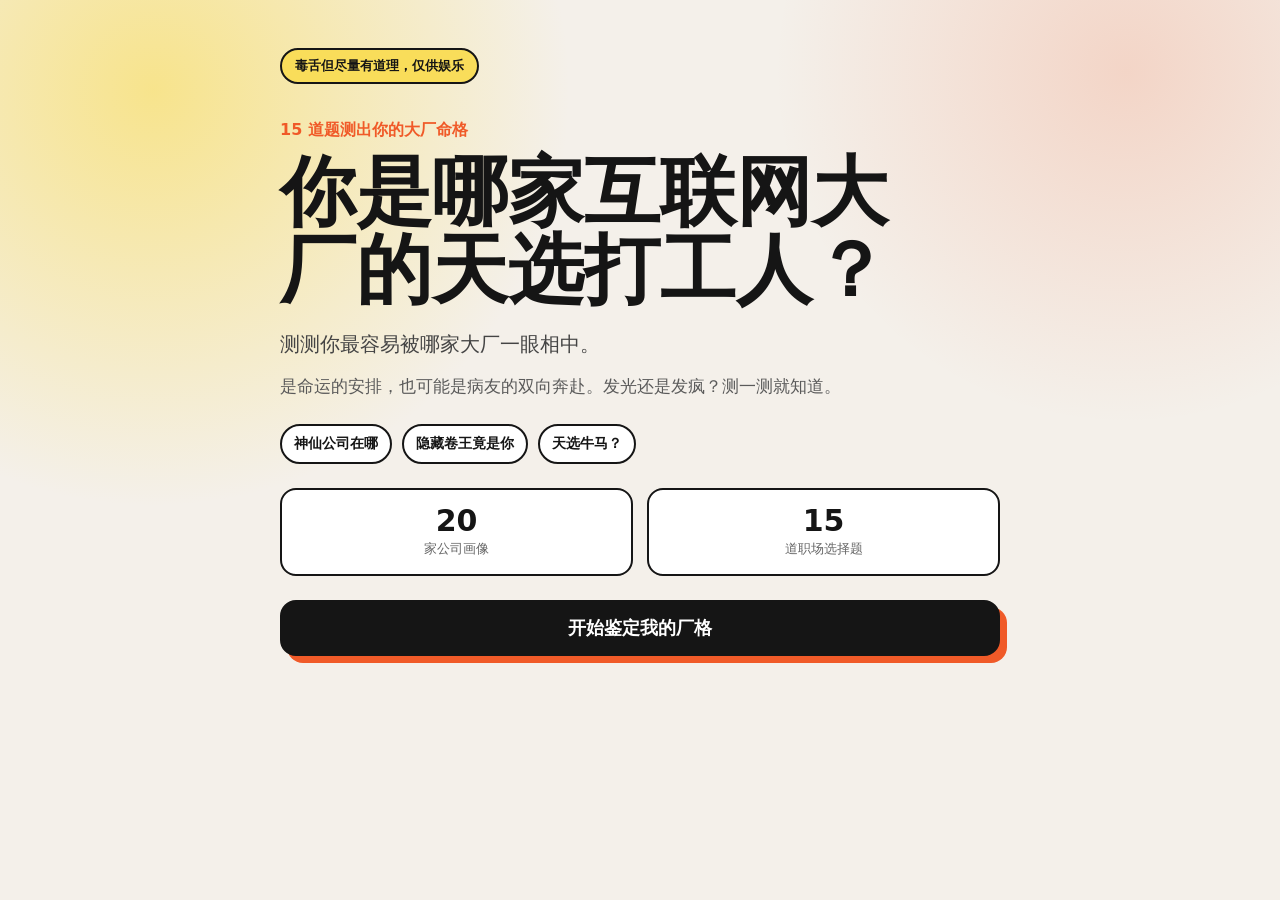
<file: index.html>
<!doctype html>
<html lang="zh-CN">
  <head>
    <meta charset="utf-8">
    <meta name="viewport" content="width=device-width, initial-scale=1">
    <meta http-equiv="refresh" content="0; url=./web/index-v20260617-7.html">
    <title>你是哪家互联网大厂的天选打工人？</title>
    <script>
      window.location.replace("./web/index-v20260617-7.html");
    </script>
  </head>
  <body>
    <a href="./web/index-v20260617-7.html">进入测试</a>
  </body>
</html>
</file>
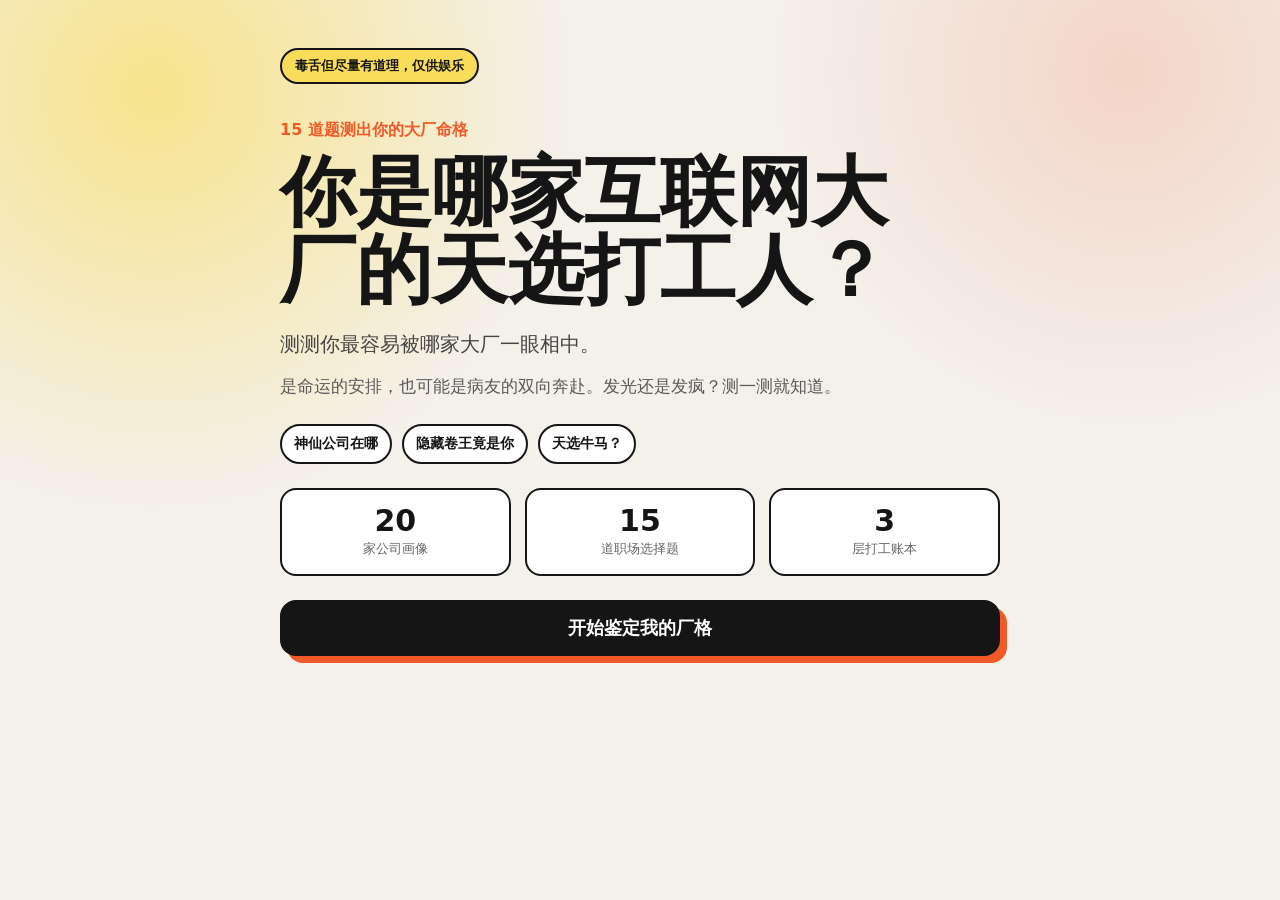
<file: web/index.html>
<!doctype html>
<html lang="zh-CN">
  <head>
    <meta charset="utf-8">
    <meta name="viewport" content="width=device-width, initial-scale=1">
    <title>你是哪家互联网大厂的天选打工人？</title>
    <link rel="stylesheet" href="./styles.css?v=20260617-2">
  </head>
  <body>
    <main class="app-shell">
      <section class="screen screen-home is-active" id="home-screen">
        <div class="pill">毒舌但尽量有道理，仅供娱乐</div>
        <div class="hero">
          <p class="kicker">15 道题测出你的大厂命格</p>
          <h1>你是哪家互联网大厂的天选打工人？</h1>
          <p class="subtitle">测测你最容易被哪家大厂一眼相中。</p>
          <p class="subnote">是命运的安排，也可能是病友的双向奔赴。发光还是发疯？测一测就知道。</p>
        </div>
        <div class="hook-list" aria-label="测试看点">
          <span>神仙公司在哪</span>
          <span>隐藏卷王竟是你</span>
          <span>天选牛马？</span>
        </div>
        <div class="stats-grid" aria-label="测试信息">
          <div><strong>20</strong><span>家公司画像</span></div>
          <div><strong>15</strong><span>道职场选择题</span></div>
          <div><strong>3</strong><span>层打工账本</span></div>
        </div>
        <button class="primary-action" id="start-button" type="button">开始鉴定我的厂格</button>
        <button class="secondary-action hidden" id="last-result-button" type="button">查看上次结果</button>
      </section>

      <section class="screen screen-quiz" id="quiz-screen">
        <div class="progress-meta">
          <span id="question-count"></span>
          <span id="progress-text"></span>
        </div>
        <div class="progress-bar"><div id="progress-fill"></div></div>
        <article class="card question-card">
          <h2 id="question-title"></h2>
          <div class="options" id="options"></div>
        </article>
        <div class="quiz-actions">
          <button class="secondary-action" id="prev-button" type="button">上一题</button>
          <button class="primary-action" id="next-button" type="button">跳过自动等待</button>
        </div>
      </section>

      <section class="screen screen-result" id="result-screen">
        <div class="result-hero" id="result-hero">
          <div class="persona-copy">
            <span>我的厂格结果</span>
            <h2 id="persona-title"></h2>
            <p id="persona-subtitle"></p>
          </div>
          <div class="persona-sticker" id="persona-sticker" aria-hidden="true"></div>
        </div>

        <div class="match-grid result-duel">
          <article class="card company-card">
            <span class="section-label">天选公司</span>
            <h2 id="company-name"></h2>
            <p class="company-persona" id="company-persona"></p>
            <p class="folk-label" id="chosen-reason"></p>
          </article>
          <article class="card company-card warning-pick">
            <span class="section-label">避雷公司</span>
            <div class="warning-list">
              <div class="warning-item">
                <h2 id="warning-company-name"></h2>
                <p class="company-persona" id="warning-company-text"></p>
              </div>
              <div class="warning-item">
                <h2 id="warning-two-name"></h2>
                <p class="company-persona" id="warning-two-text"></p>
              </div>
            </div>
          </article>
        </div>

        <blockquote class="main-verdict hidden" id="roast"></blockquote>
        <article class="card deal-card hidden">
          <span class="section-label">这份工作划不划算</span>
          <p id="deal-text"></p>
        </article>

        <article class="card report-card">
          <div class="report-section">
            <span class="section-label">具体原因</span>
            <h3>欣赏你的地方</h3>
            <p id="liked-text"></p>
          </div>
          <div class="report-section">
            <span class="section-label">适合你的地方</span>
            <h3>你会喜欢的地方</h3>
            <p id="stay-text"></p>
          </div>
          <div class="report-section danger">
            <span class="section-label">提前说清</span>
            <h3>需要注意的地方</h3>
            <p id="tortured-text"></p>
          </div>
        </article>

        <div class="match-grid">
          <article class="card mini-card">
            <span>另外也适合你</span>
            <h3 id="alt-one-name"></h3>
            <p id="alt-one-text"></p>
          </article>
          <article class="card mini-card">
            <span>另外也适合你</span>
            <h3 id="alt-two-name"></h3>
            <p id="alt-two-text"></p>
          </article>
        </div>

        <p class="disclaimer">本测试基于公开口碑、大众印象和常见职场讨论创作；不同部门、岗位和老板差异很大，仅供娱乐参考，不代表真实招聘标准。</p>
        <button class="primary-action" id="image-button" type="button">生成可保存结果图</button>
        <div class="share-preview hidden" id="share-preview">
          <p>结果图已生成。手机上可以长按图片保存，电脑上可以点下载。</p>
          <img id="result-image" alt="测试结果图">
          <a class="download-link" id="download-link" download="大厂职场人格测试结果.png">下载结果图</a>
        </div>
        <button class="primary-action" id="restart-button" type="button">重新测试</button>
      </section>
    </main>

    <script src="../data/companies.js?v=20260617-2"></script>
    <script src="../data/company-overrides.js?v=20260617-2"></script>
    <script src="../data/questions.js?v=20260617-2"></script>
    <script src="./app.js?v=20260617-2"></script>
    <script src="./result-overrides-20260617-2.js"></script>
  </body>
</html>
</file>
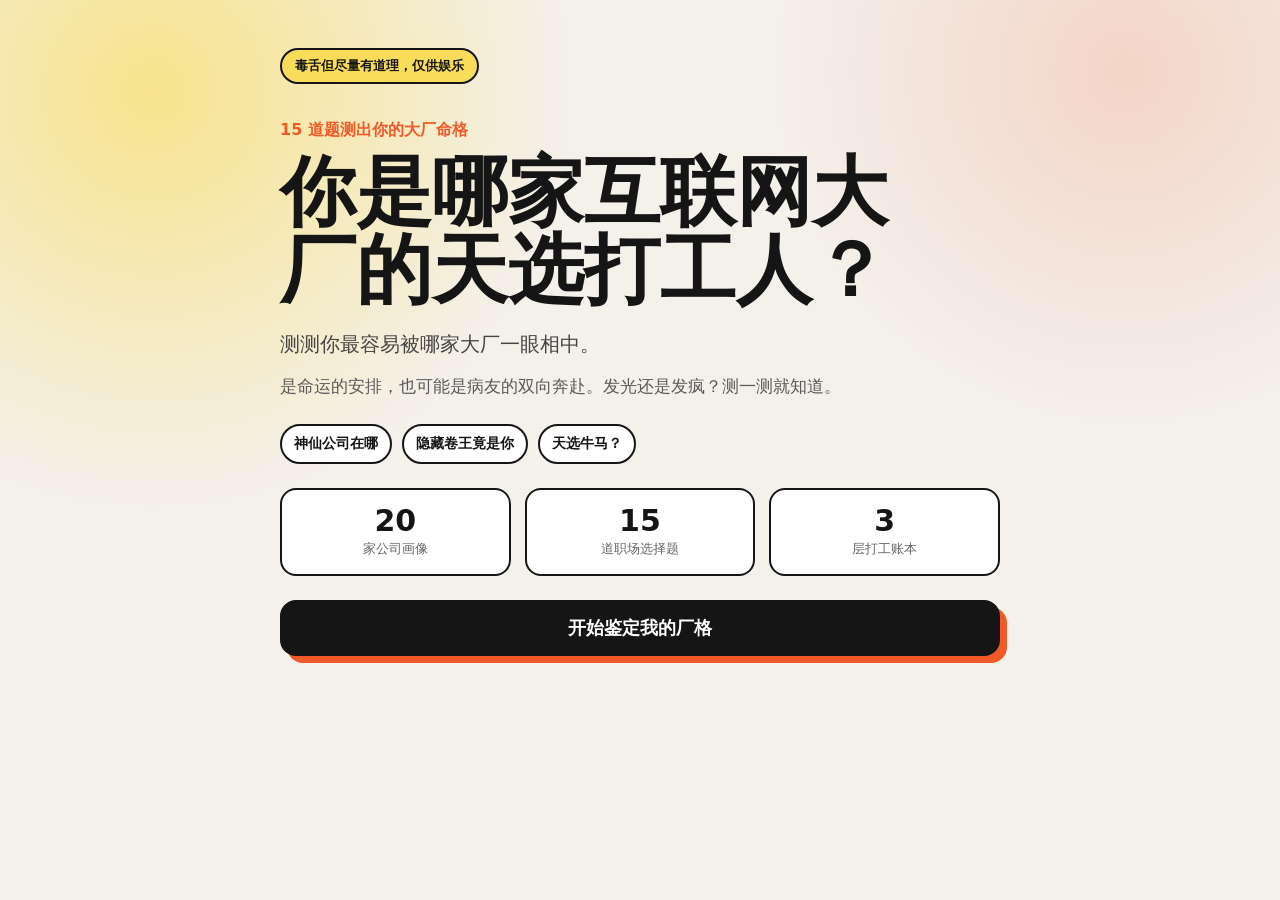
<file: web/index-v20260617-1.html>
<!doctype html>
<html lang="zh-CN">
  <head>
    <meta charset="utf-8">
    <meta name="viewport" content="width=device-width, initial-scale=1">
    <title>你是哪家互联网大厂的天选打工人？</title>
    <link rel="stylesheet" href="./styles.css?v=20260617-1">
  </head>
  <body>
    <main class="app-shell">
      <section class="screen screen-home is-active" id="home-screen">
        <div class="pill">毒舌但尽量有道理，仅供娱乐</div>
        <div class="hero">
          <p class="kicker">15 道题测出你的大厂命格</p>
          <h1>你是哪家互联网大厂的天选打工人？</h1>
          <p class="subtitle">测测你最容易被哪家大厂一眼相中。</p>
          <p class="subnote">是命运的安排，也可能是病友的双向奔赴。发光还是发疯？测一测就知道。</p>
        </div>
        <div class="hook-list" aria-label="测试看点">
          <span>神仙公司在哪</span>
          <span>隐藏卷王竟是你</span>
          <span>天选牛马？</span>
        </div>
        <div class="stats-grid" aria-label="测试信息">
          <div><strong>20</strong><span>家公司画像</span></div>
          <div><strong>15</strong><span>道职场选择题</span></div>
          <div><strong>3</strong><span>层打工账本</span></div>
        </div>
        <button class="primary-action" id="start-button" type="button">开始鉴定我的厂格</button>
        <button class="secondary-action hidden" id="last-result-button" type="button">查看上次结果</button>
      </section>

      <section class="screen screen-quiz" id="quiz-screen">
        <div class="progress-meta">
          <span id="question-count"></span>
          <span id="progress-text"></span>
        </div>
        <div class="progress-bar"><div id="progress-fill"></div></div>
        <article class="card question-card">
          <h2 id="question-title"></h2>
          <div class="options" id="options"></div>
        </article>
        <div class="quiz-actions">
          <button class="secondary-action" id="prev-button" type="button">上一题</button>
          <button class="primary-action" id="next-button" type="button">跳过自动等待</button>
        </div>
      </section>

      <section class="screen screen-result" id="result-screen">
        <div class="result-hero" id="result-hero">
          <div class="persona-copy">
            <span>你的结果</span>
            <h2 id="persona-title"></h2>
            <p id="persona-subtitle"></p>
          </div>
          <div class="persona-sticker" id="persona-sticker" aria-hidden="true"></div>
        </div>

        <div class="match-grid result-duel">
          <article class="card company-card">
            <span class="section-label">天选公司</span>
            <h2 id="company-name"></h2>
            <p class="company-persona" id="company-persona"></p>
            <p class="folk-label" id="chosen-reason"></p>
          </article>
          <article class="card company-card warning-pick">
            <span class="section-label">不建议硬闯</span>
            <h2 id="warning-company-name"></h2>
            <p class="company-persona" id="warning-company-text"></p>
          </article>
        </div>

        <blockquote class="main-verdict" id="roast"></blockquote>

        <article class="card deal-card">
          <span class="section-label">这份工作划不划算</span>
          <p id="deal-text"></p>
        </article>

        <article class="card report-card">
          <div class="report-section">
            <span class="section-label">为什么是你</span>
            <h3>欣赏你的地方</h3>
            <p id="liked-text"></p>
          </div>
          <div class="report-section">
            <span class="section-label">适合你的地方</span>
            <h3>你会喜欢的地方</h3>
            <p id="stay-text"></p>
          </div>
          <div class="report-section danger">
            <span class="section-label">提前说清</span>
            <h3>你可能受不了的地方</h3>
            <p id="tortured-text"></p>
          </div>
        </article>

        <div class="match-grid">
          <article class="card mini-card">
            <span>另外也适合你</span>
            <h3 id="alt-one-name"></h3>
            <p id="alt-one-text"></p>
          </article>
          <article class="card mini-card">
            <span>另外也适合你</span>
            <h3 id="alt-two-name"></h3>
            <p id="alt-two-text"></p>
          </article>
        </div>

        <p class="disclaimer">本测试基于公开口碑、大众印象和常见职场讨论创作；不同部门、岗位和老板差异很大，仅供娱乐参考，不代表真实招聘标准。</p>
        <button class="primary-action" id="image-button" type="button">生成可保存结果图</button>
        <div class="share-preview hidden" id="share-preview">
          <p>结果图已生成。手机上可以长按图片保存，电脑上可以点下载。</p>
          <img id="result-image" alt="测试结果图">
          <a class="download-link" id="download-link" download="大厂职场人格测试结果.png">下载结果图</a>
        </div>
        <button class="primary-action" id="restart-button" type="button">重新测试</button>
      </section>
    </main>

    <script src="../data/companies.js?v=20260617-1"></script>
    <script src="../data/company-overrides.js?v=20260617-1"></script>
    <script src="../data/questions.js?v=20260617-1"></script>
    <script src="./app.js?v=20260617-1"></script>
    <script src="./behavior-overrides.js?v=20260617-1"></script>
  </body>
</html>
</file>
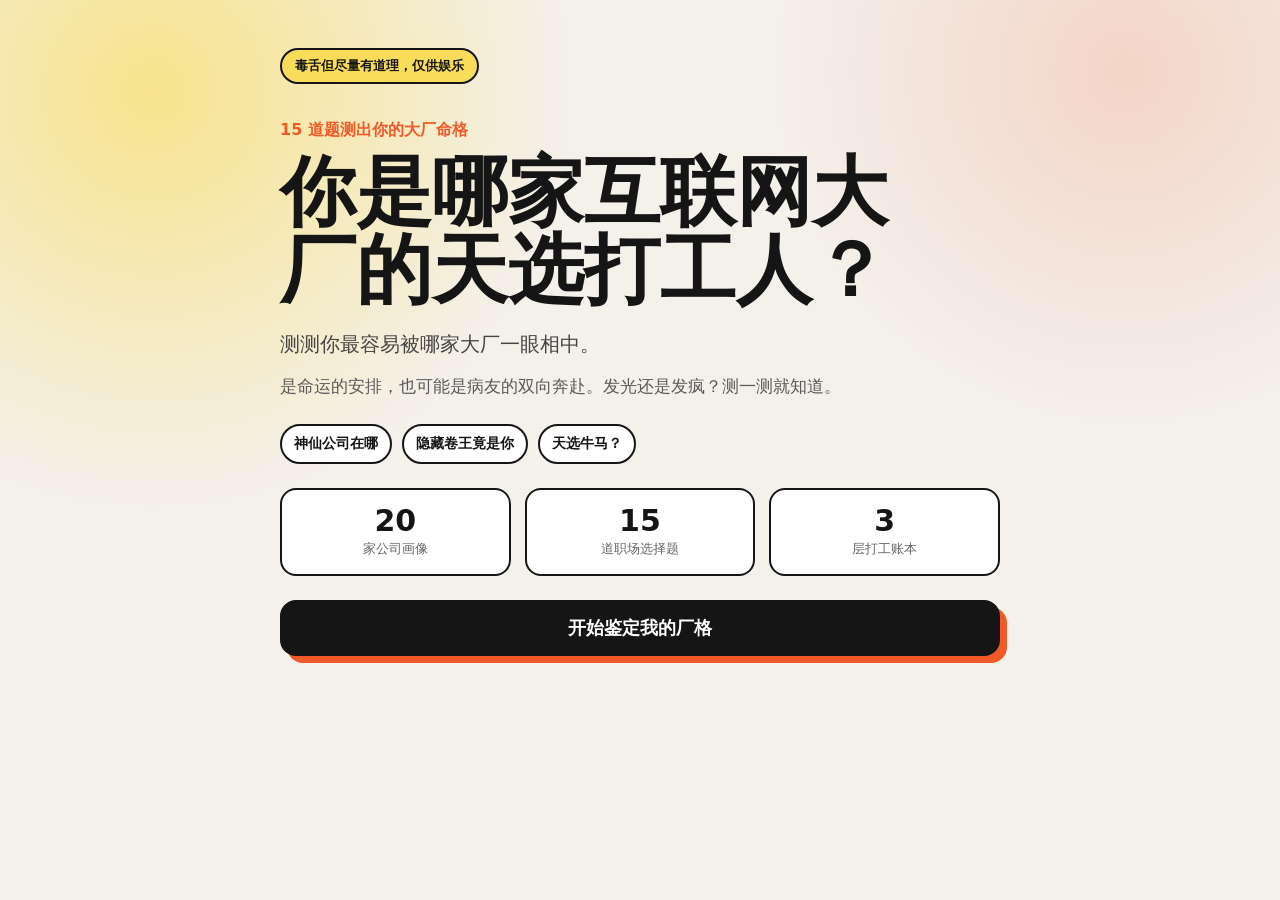
<file: web/index-v20260617-3.html>
<!doctype html>
<html lang="zh-CN">
  <head>
    <meta charset="utf-8">
    <meta name="viewport" content="width=device-width, initial-scale=1">
    <title>你是哪家互联网大厂的天选打工人？</title>
    <link rel="stylesheet" href="./styles.css?v=20260617-3">
    <link rel="stylesheet" href="./mobile-overrides-20260617-3.css">
  </head>
  <body>
    <main class="app-shell">
      <section class="screen screen-home is-active" id="home-screen">
        <div class="pill">毒舌但尽量有道理，仅供娱乐</div>
        <div class="hero">
          <p class="kicker">15 道题测出你的大厂命格</p>
          <h1>你是哪家互联网大厂的天选打工人？</h1>
          <p class="subtitle">测测你最容易被哪家大厂一眼相中。</p>
          <p class="subnote">是命运的安排，也可能是病友的双向奔赴。发光还是发疯？测一测就知道。</p>
        </div>
        <div class="hook-list" aria-label="测试看点">
          <span>神仙公司在哪</span>
          <span>隐藏卷王竟是你</span>
          <span>天选牛马？</span>
        </div>
        <div class="stats-grid" aria-label="测试信息">
          <div><strong>20</strong><span>家公司画像</span></div>
          <div><strong>15</strong><span>道职场选择题</span></div>
          <div><strong>3</strong><span>层打工账本</span></div>
        </div>
        <button class="primary-action" id="start-button" type="button">开始鉴定我的厂格</button>
        <button class="secondary-action hidden" id="last-result-button" type="button">查看上次结果</button>
      </section>

      <section class="screen screen-quiz" id="quiz-screen">
        <div class="progress-meta">
          <span id="question-count"></span>
          <span id="progress-text"></span>
        </div>
        <div class="progress-bar"><div id="progress-fill"></div></div>
        <article class="card question-card">
          <h2 id="question-title"></h2>
          <p class="question-hint">没有完全合适也正常，选最接近你真实第一反应的那个。</p>
          <div class="options" id="options"></div>
        </article>
        <div class="quiz-actions">
          <button class="secondary-action" id="prev-button" type="button">上一题</button>
          <button class="primary-action" id="next-button" type="button">跳过自动等待</button>
        </div>
      </section>

      <section class="screen screen-result" id="result-screen">
        <div class="result-hero" id="result-hero">
          <div class="persona-copy">
            <span>我的厂格结果</span>
            <h2 id="persona-title"></h2>
            <p id="persona-subtitle"></p>
          </div>
          <div class="persona-sticker" id="persona-sticker" aria-hidden="true"></div>
        </div>

        <div class="match-grid result-duel">
          <article class="card company-card">
            <span class="section-label">天选公司</span>
            <h2 id="company-name"></h2>
            <p class="company-persona" id="company-persona"></p>
            <p class="folk-label" id="chosen-reason"></p>
          </article>
          <article class="card company-card warning-pick">
            <span class="section-label">避雷公司</span>
            <div class="warning-list">
              <div class="warning-item">
                <h2 id="warning-company-name"></h2>
                <p class="company-persona" id="warning-company-text"></p>
              </div>
              <div class="warning-item">
                <h2 id="warning-two-name"></h2>
                <p class="company-persona" id="warning-two-text"></p>
              </div>
            </div>
          </article>
        </div>

        <blockquote class="main-verdict hidden" id="roast"></blockquote>
        <article class="card deal-card hidden">
          <span class="section-label">这份工作划不划算</span>
          <p id="deal-text"></p>
        </article>

        <article class="card report-card">
          <div class="report-section">
            <span class="section-label">具体原因</span>
            <h3>欣赏你的地方</h3>
            <p id="liked-text"></p>
          </div>
          <div class="report-section">
            <span class="section-label">适合你的地方</span>
            <h3>你会喜欢的地方</h3>
            <p id="stay-text"></p>
          </div>
          <div class="report-section danger">
            <span class="section-label">提前说清</span>
            <h3>需要注意的地方</h3>
            <p id="tortured-text"></p>
          </div>
        </article>

        <div class="match-grid">
          <article class="card mini-card">
            <span>另外也适合你</span>
            <h3 id="alt-one-name"></h3>
            <p id="alt-one-text"></p>
          </article>
          <article class="card mini-card">
            <span>另外也适合你</span>
            <h3 id="alt-two-name"></h3>
            <p id="alt-two-text"></p>
          </article>
        </div>

        <p class="disclaimer">本测试基于公开口碑、大众印象和常见职场讨论创作；不同部门、岗位和老板差异很大，仅供娱乐参考，不代表真实招聘标准。</p>
        <button class="primary-action" id="image-button" type="button">生成可保存结果图</button>
        <div class="share-preview hidden" id="share-preview">
          <p>结果图已生成。手机上可以长按图片保存，电脑上可以点下载。</p>
          <img id="result-image" alt="测试结果图">
          <a class="download-link" id="download-link" download="大厂职场人格测试结果.png">下载结果图</a>
        </div>
        <button class="primary-action" id="restart-button" type="button">重新测试</button>
      </section>
    </main>

    <script src="../data/companies.js?v=20260617-3"></script>
    <script src="../data/company-overrides.js?v=20260617-3"></script>
    <script src="../data/questions.js?v=20260617-3"></script>
    <script src="../data/question-text-overrides-20260617-3.js"></script>
    <script src="./app.js?v=20260617-3"></script>
    <script src="./result-overrides-20260617-3.js"></script>
  </body>
</html>
</file>
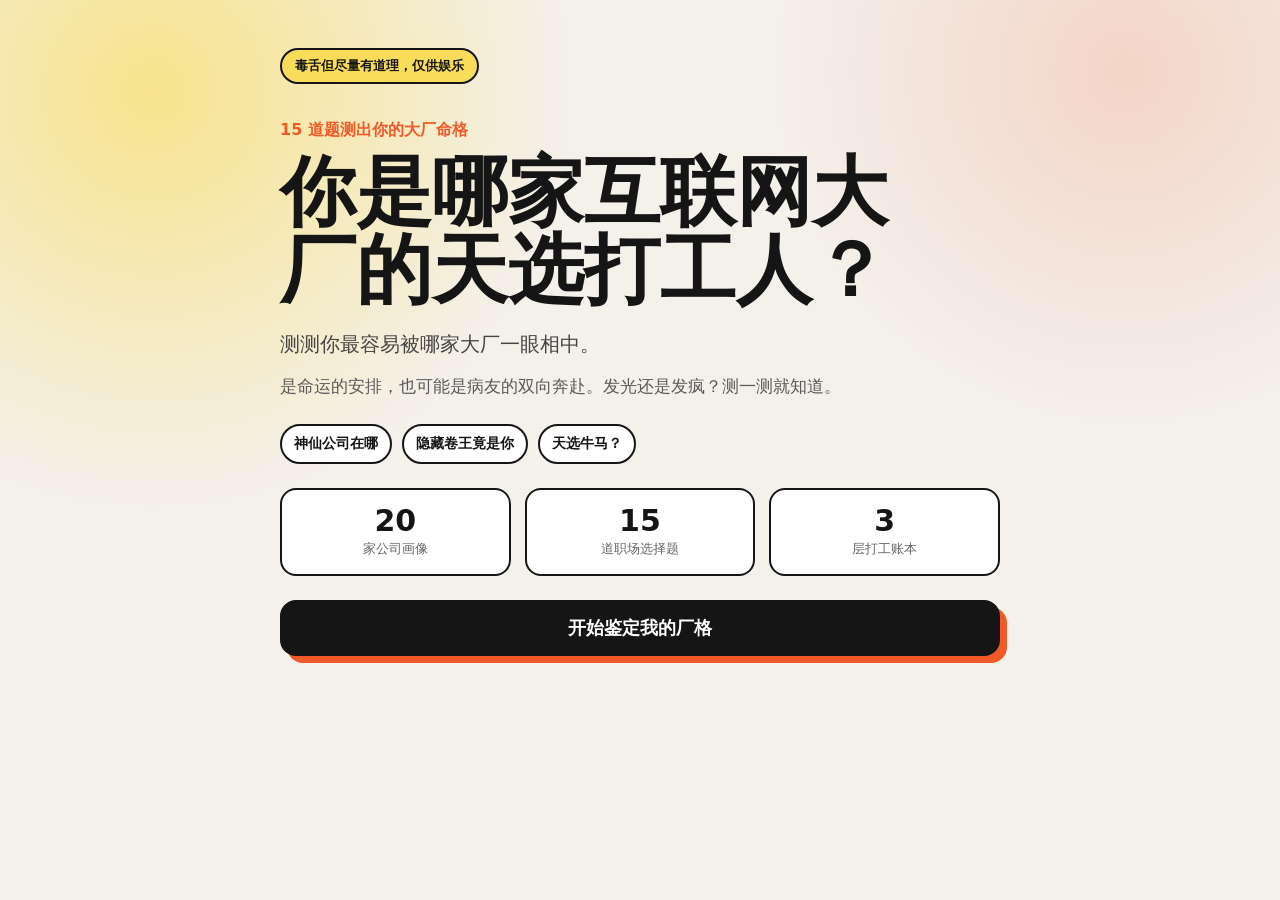
<file: web/index-v20260617-4.html>
<!doctype html>
<html lang="zh-CN">
  <head>
    <meta charset="utf-8">
    <meta name="viewport" content="width=device-width, initial-scale=1">
    <title>你是哪家互联网大厂的天选打工人？</title>
    <link rel="stylesheet" href="./styles.css?v=20260617-4">
    <link rel="stylesheet" href="./mobile-overrides-20260617-4.css">
  </head>
  <body>
    <main class="app-shell">
      <section class="screen screen-home is-active" id="home-screen">
        <div class="pill">毒舌但尽量有道理，仅供娱乐</div>
        <div class="hero">
          <p class="kicker">15 道题测出你的大厂命格</p>
          <h1>你是哪家互联网大厂的天选打工人？</h1>
          <p class="subtitle">测测你最容易被哪家大厂一眼相中。</p>
          <p class="subnote">是命运的安排，也可能是病友的双向奔赴。发光还是发疯？测一测就知道。</p>
        </div>
        <div class="hook-list" aria-label="测试看点">
          <span>神仙公司在哪</span>
          <span>隐藏卷王竟是你</span>
          <span>天选牛马？</span>
        </div>
        <div class="stats-grid" aria-label="测试信息">
          <div><strong>20</strong><span>家公司画像</span></div>
          <div><strong>15</strong><span>道职场选择题</span></div>
          <div><strong>3</strong><span>层打工账本</span></div>
        </div>
        <button class="primary-action" id="start-button" type="button">开始鉴定我的厂格</button>
        <button class="secondary-action hidden" id="last-result-button" type="button">查看上次结果</button>
      </section>

      <section class="screen screen-quiz" id="quiz-screen">
        <div class="progress-meta">
          <span id="question-count"></span>
          <span id="progress-text"></span>
        </div>
        <div class="progress-bar"><div id="progress-fill"></div></div>
        <article class="card question-card">
          <h2 id="question-title"></h2>
          <p class="question-hint">没有完全合适也正常，选最接近你真实第一反应的那个。</p>
          <div class="options" id="options"></div>
        </article>
        <div class="quiz-actions">
          <button class="secondary-action" id="prev-button" type="button">上一题</button>
          <button class="primary-action" id="next-button" type="button">跳过自动等待</button>
        </div>
      </section>

      <section class="screen screen-result" id="result-screen">
        <div class="result-hero" id="result-hero">
          <div class="persona-copy">
            <span>我的厂格结果</span>
            <h2 id="persona-title"></h2>
            <p id="persona-subtitle"></p>
          </div>
          <div class="persona-sticker" id="persona-sticker" aria-hidden="true"></div>
        </div>

        <div class="match-grid result-duel">
          <article class="card company-card">
            <span class="section-label">天选公司</span>
            <h2 id="company-name"></h2>
            <p class="company-persona" id="company-persona"></p>
            <p class="folk-label" id="chosen-reason"></p>
          </article>
          <article class="card company-card warning-pick">
            <span class="section-label">避雷公司</span>
            <div class="warning-list">
              <div class="warning-item">
                <h2 id="warning-company-name"></h2>
                <p class="company-persona" id="warning-company-text"></p>
              </div>
              <div class="warning-item">
                <h2 id="warning-two-name"></h2>
                <p class="company-persona" id="warning-two-text"></p>
              </div>
            </div>
          </article>
        </div>

        <blockquote class="main-verdict hidden" id="roast"></blockquote>
        <article class="card deal-card hidden">
          <span class="section-label">这份工作划不划算</span>
          <p id="deal-text"></p>
        </article>

        <article class="card report-card">
          <div class="report-section">
            <span class="section-label">具体原因</span>
            <h3>欣赏你的地方</h3>
            <p id="liked-text"></p>
          </div>
          <div class="report-section">
            <span class="section-label">适合你的地方</span>
            <h3>你会喜欢的地方</h3>
            <p id="stay-text"></p>
          </div>
          <div class="report-section danger">
            <span class="section-label">提前说清</span>
            <h3>需要注意的地方</h3>
            <p id="tortured-text"></p>
          </div>
        </article>

        <div class="match-grid">
          <article class="card mini-card">
            <span>另外也适合你</span>
            <h3 id="alt-one-name"></h3>
            <p id="alt-one-text"></p>
          </article>
          <article class="card mini-card">
            <span>另外也适合你</span>
            <h3 id="alt-two-name"></h3>
            <p id="alt-two-text"></p>
          </article>
        </div>

        <p class="disclaimer">本测试基于公开口碑、大众印象和常见职场讨论创作；不同部门、岗位和老板差异很大，仅供娱乐参考，不代表真实招聘标准。</p>
        <button class="primary-action" id="image-button" type="button">生成可保存结果图</button>
        <div class="share-preview hidden" id="share-preview">
          <p>结果图已生成。手机上可以长按图片保存，电脑上可以点下载。</p>
          <img id="result-image" alt="测试结果图">
          <a class="download-link" id="download-link" download="大厂职场人格测试结果.png">下载结果图</a>
        </div>
        <button class="primary-action" id="restart-button" type="button">重新测试</button>
      </section>
    </main>

    <script src="../data/companies.js?v=20260617-4"></script>
    <script src="../data/company-overrides.js?v=20260617-4"></script>
    <script src="../data/questions.js?v=20260617-4"></script>
    <script src="../data/question-text-overrides-20260617-3.js"></script>
    <script src="./app.js?v=20260617-4"></script>
    <script src="./result-overrides-20260617-3.js"></script>
  </body>
</html>
</file>
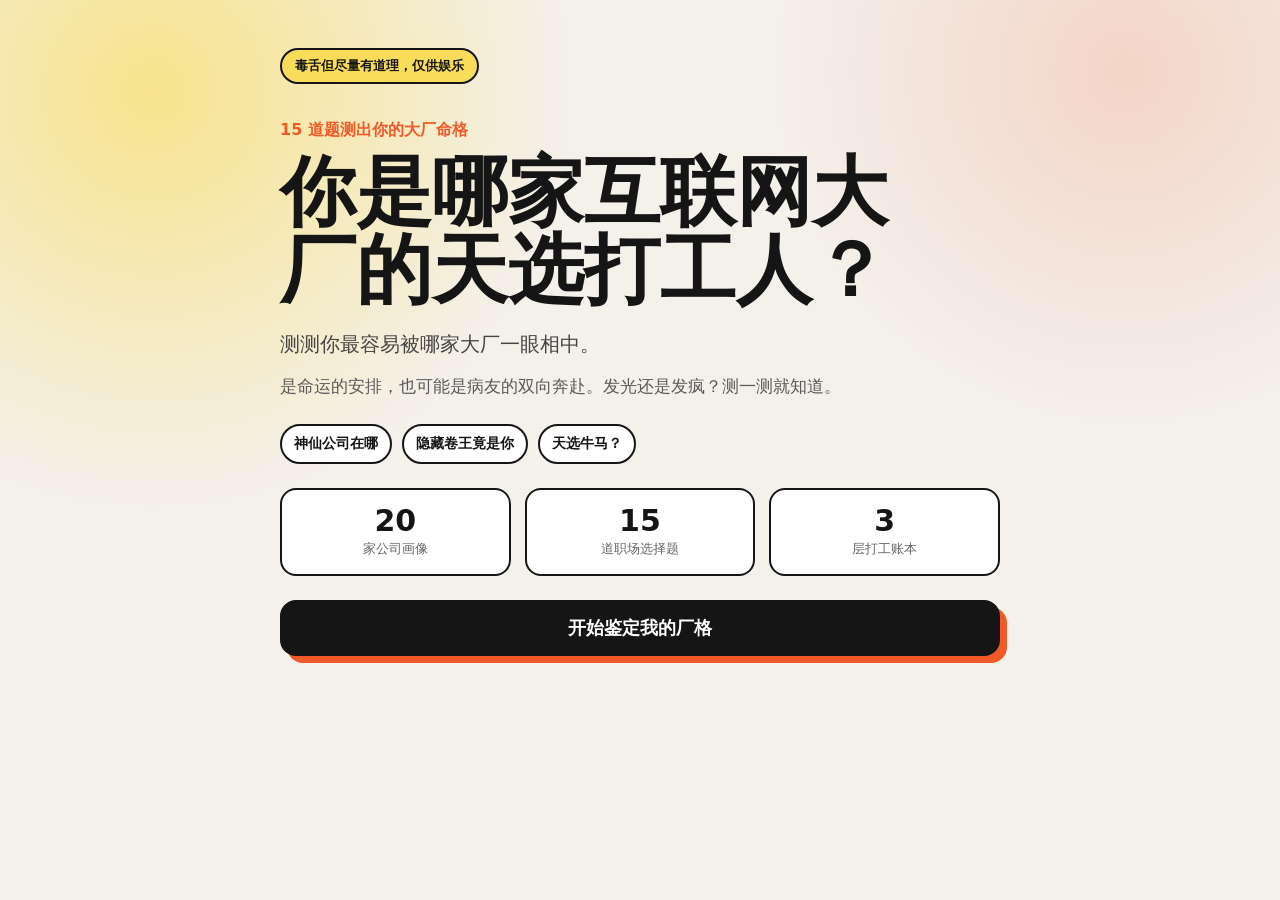
<file: web/index-v20260617-5.html>
<!doctype html>
<html lang="zh-CN">
  <head>
    <meta charset="utf-8">
    <meta name="viewport" content="width=device-width, initial-scale=1">
    <title>你是哪家互联网大厂的天选打工人？</title>
    <link rel="stylesheet" href="./styles.css?v=20260617-5">
    <link rel="stylesheet" href="./mobile-overrides-20260617-4.css">
  </head>
  <body>
    <main class="app-shell">
      <section class="screen screen-home is-active" id="home-screen">
        <div class="pill">毒舌但尽量有道理，仅供娱乐</div>
        <div class="hero">
          <p class="kicker">15 道题测出你的大厂命格</p>
          <h1>你是哪家互联网大厂的天选打工人？</h1>
          <p class="subtitle">测测你最容易被哪家大厂一眼相中。</p>
          <p class="subnote">是命运的安排，也可能是病友的双向奔赴。发光还是发疯？测一测就知道。</p>
        </div>
        <div class="hook-list" aria-label="测试看点">
          <span>神仙公司在哪</span>
          <span>隐藏卷王竟是你</span>
          <span>天选牛马？</span>
        </div>
        <div class="stats-grid" aria-label="测试信息">
          <div><strong>20</strong><span>家公司画像</span></div>
          <div><strong>15</strong><span>道职场选择题</span></div>
          <div><strong>3</strong><span>层打工账本</span></div>
        </div>
        <button class="primary-action" id="start-button" type="button">开始鉴定我的厂格</button>
        <button class="secondary-action hidden" id="last-result-button" type="button">查看上次结果</button>
      </section>

      <section class="screen screen-quiz" id="quiz-screen">
        <div class="progress-meta">
          <span id="question-count"></span>
          <span id="progress-text"></span>
        </div>
        <div class="progress-bar"><div id="progress-fill"></div></div>
        <article class="card question-card">
          <h2 id="question-title"></h2>
          <p class="question-hint">没有完全合适也正常，选最接近你真实第一反应的那个。</p>
          <div class="options" id="options"></div>
        </article>
        <div class="quiz-actions">
          <button class="secondary-action" id="prev-button" type="button">上一题</button>
          <button class="primary-action" id="next-button" type="button">跳过自动等待</button>
        </div>
      </section>

      <section class="screen screen-result" id="result-screen">
        <div class="result-hero" id="result-hero">
          <div class="persona-copy">
            <span>我的厂格结果</span>
            <h2 id="persona-title"></h2>
            <p id="persona-subtitle"></p>
          </div>
          <div class="persona-sticker" id="persona-sticker" aria-hidden="true"></div>
        </div>

        <div class="match-grid result-duel">
          <article class="card company-card">
            <span class="section-label">天选公司</span>
            <h2 id="company-name"></h2>
            <p class="company-persona" id="company-persona"></p>
            <p class="folk-label" id="chosen-reason"></p>
          </article>
          <article class="card company-card warning-pick">
            <span class="section-label">避雷公司</span>
            <div class="warning-list">
              <div class="warning-item">
                <h2 id="warning-company-name"></h2>
                <p class="company-persona" id="warning-company-text"></p>
              </div>
              <div class="warning-item">
                <h2 id="warning-two-name"></h2>
                <p class="company-persona" id="warning-two-text"></p>
              </div>
            </div>
          </article>
        </div>

        <blockquote class="main-verdict hidden" id="roast"></blockquote>
        <article class="card deal-card hidden">
          <span class="section-label">这份工作划不划算</span>
          <p id="deal-text"></p>
        </article>

        <article class="card report-card">
          <div class="report-section">
            <span class="section-label">具体原因</span>
            <h3>欣赏你的地方</h3>
            <p id="liked-text"></p>
          </div>
          <div class="report-section">
            <span class="section-label">适合你的地方</span>
            <h3>你会喜欢的地方</h3>
            <p id="stay-text"></p>
          </div>
          <div class="report-section danger">
            <span class="section-label">提前说清</span>
            <h3>需要注意的地方</h3>
            <p id="tortured-text"></p>
          </div>
        </article>

        <div class="match-grid">
          <article class="card mini-card">
            <span>另外也适合你</span>
            <h3 id="alt-one-name"></h3>
            <p id="alt-one-text"></p>
          </article>
          <article class="card mini-card">
            <span>另外也适合你</span>
            <h3 id="alt-two-name"></h3>
            <p id="alt-two-text"></p>
          </article>
        </div>

        <p class="disclaimer">本测试基于公开口碑、大众印象和常见职场讨论创作；不同部门、岗位和老板差异很大，仅供娱乐参考，不代表真实招聘标准。</p>
        <button class="primary-action" id="image-button" type="button">生成可保存结果图</button>
        <div class="share-preview hidden" id="share-preview">
          <p>结果图已生成。手机上可以长按图片保存，电脑上可以点下载。</p>
          <img id="result-image" alt="测试结果图">
          <a class="download-link" id="download-link" download="大厂职场人格测试结果.png">下载结果图</a>
        </div>
        <button class="primary-action" id="restart-button" type="button">重新测试</button>
      </section>
    </main>

    <script src="../data/companies.js?v=20260617-5"></script>
    <script src="../data/company-overrides.js?v=20260617-5"></script>
    <script src="../data/questions.js?v=20260617-5"></script>
    <script src="../data/question-text-overrides-20260617-3.js"></script>
    <script src="./app.js?v=20260617-5"></script>
    <script src="./result-image-overrides-20260617-5.js"></script>
    <script src="./result-overrides-20260617-3.js"></script>
  </body>
</html>
</file>
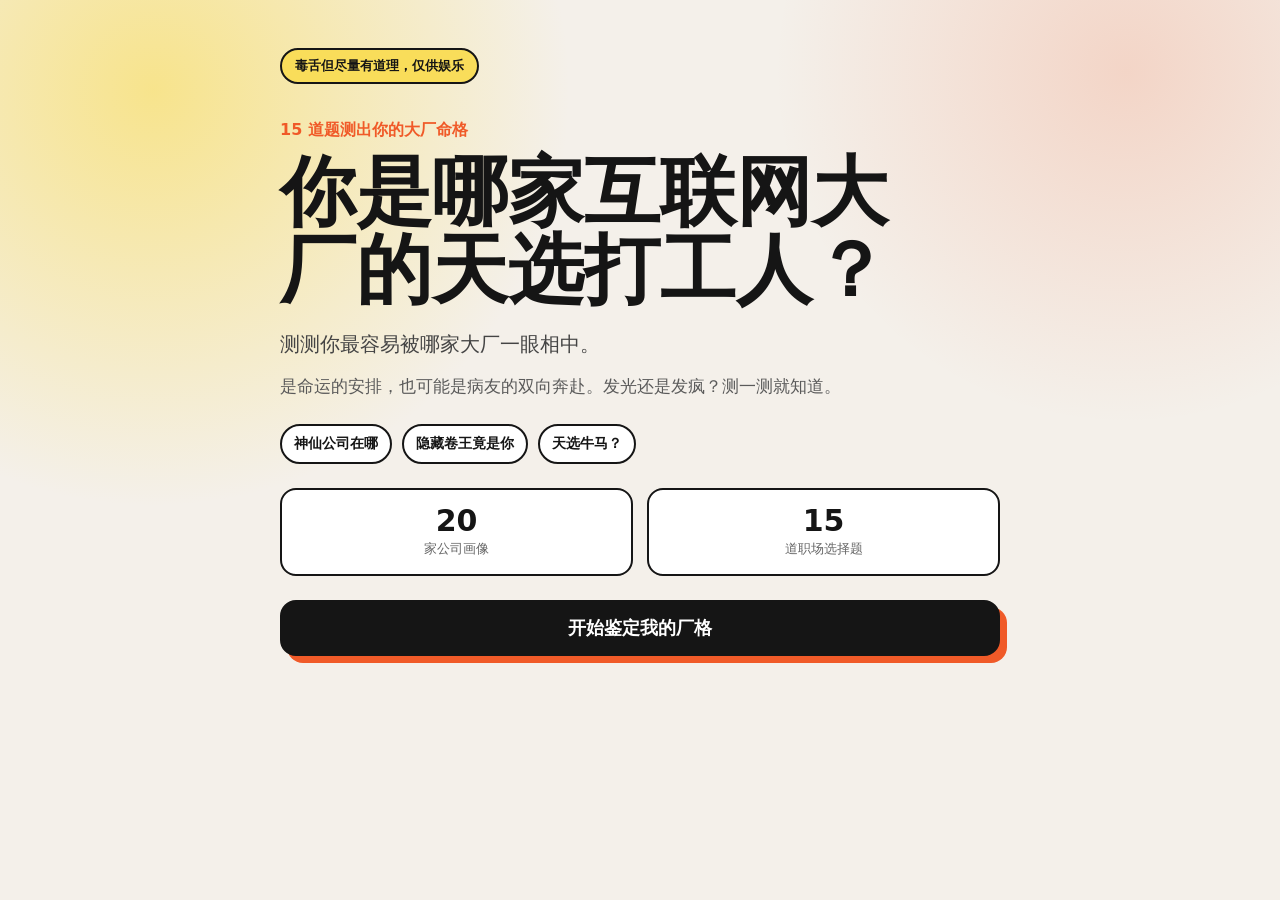
<file: web/index-v20260617-6.html>
<!doctype html>
<html lang="zh-CN">
  <head>
    <meta charset="utf-8">
    <meta name="viewport" content="width=device-width, initial-scale=1">
    <title>你是哪家互联网大厂的天选打工人？</title>
    <link rel="stylesheet" href="./styles.css?v=20260617-6">
    <link rel="stylesheet" href="./mobile-overrides-20260617-4.css">
    <style>
      .stats-grid { grid-template-columns: repeat(2, minmax(0, 1fr)); }
    </style>
  </head>
  <body>
    <main class="app-shell">
      <section class="screen screen-home is-active" id="home-screen">
        <div class="pill">毒舌但尽量有道理，仅供娱乐</div>
        <div class="hero">
          <p class="kicker">15 道题测出你的大厂命格</p>
          <h1>你是哪家互联网大厂的天选打工人？</h1>
          <p class="subtitle">测测你最容易被哪家大厂一眼相中。</p>
          <p class="subnote">是命运的安排，也可能是病友的双向奔赴。发光还是发疯？测一测就知道。</p>
        </div>
        <div class="hook-list" aria-label="测试看点">
          <span>神仙公司在哪</span>
          <span>隐藏卷王竟是你</span>
          <span>天选牛马？</span>
        </div>
        <div class="stats-grid" aria-label="测试信息">
          <div><strong>20</strong><span>家公司画像</span></div>
          <div><strong>15</strong><span>道职场选择题</span></div>
        </div>
        <button class="primary-action" id="start-button" type="button">开始鉴定我的厂格</button>
        <button class="secondary-action hidden" id="last-result-button" type="button">查看上次结果</button>
      </section>

      <section class="screen screen-quiz" id="quiz-screen">
        <div class="progress-meta">
          <span id="question-count"></span>
          <span id="progress-text"></span>
        </div>
        <div class="progress-bar"><div id="progress-fill"></div></div>
        <article class="card question-card">
          <h2 id="question-title"></h2>
          <p class="question-hint">没有完全合适也正常，选最接近你真实第一反应的那个。</p>
          <div class="options" id="options"></div>
        </article>
        <div class="quiz-actions">
          <button class="secondary-action" id="prev-button" type="button">上一题</button>
          <button class="primary-action" id="next-button" type="button">跳过自动等待</button>
        </div>
      </section>

      <section class="screen screen-result" id="result-screen">
        <div class="result-hero" id="result-hero">
          <div class="persona-copy">
            <span>我的厂格结果</span>
            <h2 id="persona-title"></h2>
            <p id="persona-subtitle"></p>
          </div>
          <div class="persona-sticker" id="persona-sticker" aria-hidden="true"></div>
        </div>

        <div class="match-grid result-duel">
          <article class="card company-card">
            <span class="section-label">天选公司</span>
            <h2 id="company-name"></h2>
            <p class="company-persona" id="company-persona"></p>
            <p class="folk-label" id="chosen-reason"></p>
          </article>
          <article class="card company-card warning-pick">
            <span class="section-label">避雷公司</span>
            <div class="warning-list">
              <div class="warning-item">
                <h2 id="warning-company-name"></h2>
                <p class="company-persona" id="warning-company-text"></p>
              </div>
              <div class="warning-item">
                <h2 id="warning-two-name"></h2>
                <p class="company-persona" id="warning-two-text"></p>
              </div>
            </div>
          </article>
        </div>

        <blockquote class="main-verdict hidden" id="roast"></blockquote>
        <article class="card deal-card hidden">
          <span class="section-label">这份工作划不划算</span>
          <p id="deal-text"></p>
        </article>

        <article class="card report-card">
          <div class="report-section">
            <span class="section-label">具体原因</span>
            <h3>欣赏你的地方</h3>
            <p id="liked-text"></p>
          </div>
          <div class="report-section">
            <span class="section-label">适合你的地方</span>
            <h3>你会喜欢的地方</h3>
            <p id="stay-text"></p>
          </div>
          <div class="report-section danger">
            <span class="section-label">提前说清</span>
            <h3>需要注意的地方</h3>
            <p id="tortured-text"></p>
          </div>
        </article>

        <div class="match-grid">
          <article class="card mini-card">
            <span>另外也适合你</span>
            <h3 id="alt-one-name"></h3>
            <p id="alt-one-text"></p>
          </article>
          <article class="card mini-card">
            <span>另外也适合你</span>
            <h3 id="alt-two-name"></h3>
            <p id="alt-two-text"></p>
          </article>
        </div>

        <p class="disclaimer">本测试基于公开口碑、大众印象和常见职场讨论创作；不同部门、岗位和老板差异很大，仅供娱乐参考，不代表真实招聘标准。</p>
        <button class="primary-action" id="image-button" type="button">生成可保存结果图</button>
        <div class="share-preview hidden" id="share-preview">
          <p>结果图已生成。手机上可以长按图片保存，电脑上可以点下载。</p>
          <img id="result-image" alt="测试结果图">
          <a class="download-link" id="download-link" download="大厂职场人格测试结果.png">下载结果图</a>
        </div>
        <button class="primary-action" id="restart-button" type="button">重新测试</button>
      </section>
    </main>

    <script src="../data/companies.js?v=20260617-6"></script>
    <script src="../data/company-overrides.js?v=20260617-5"></script>
    <script src="../data/questions.js?v=20260617-6"></script>
    <script src="../data/question-text-overrides-20260617-3.js"></script>
    <script src="./app.js?v=20260617-6"></script>
    <script src="./result-image-overrides-20260617-5.js"></script>
    <script src="./result-overrides-20260617-3.js"></script>
  </body>
</html>
</file>
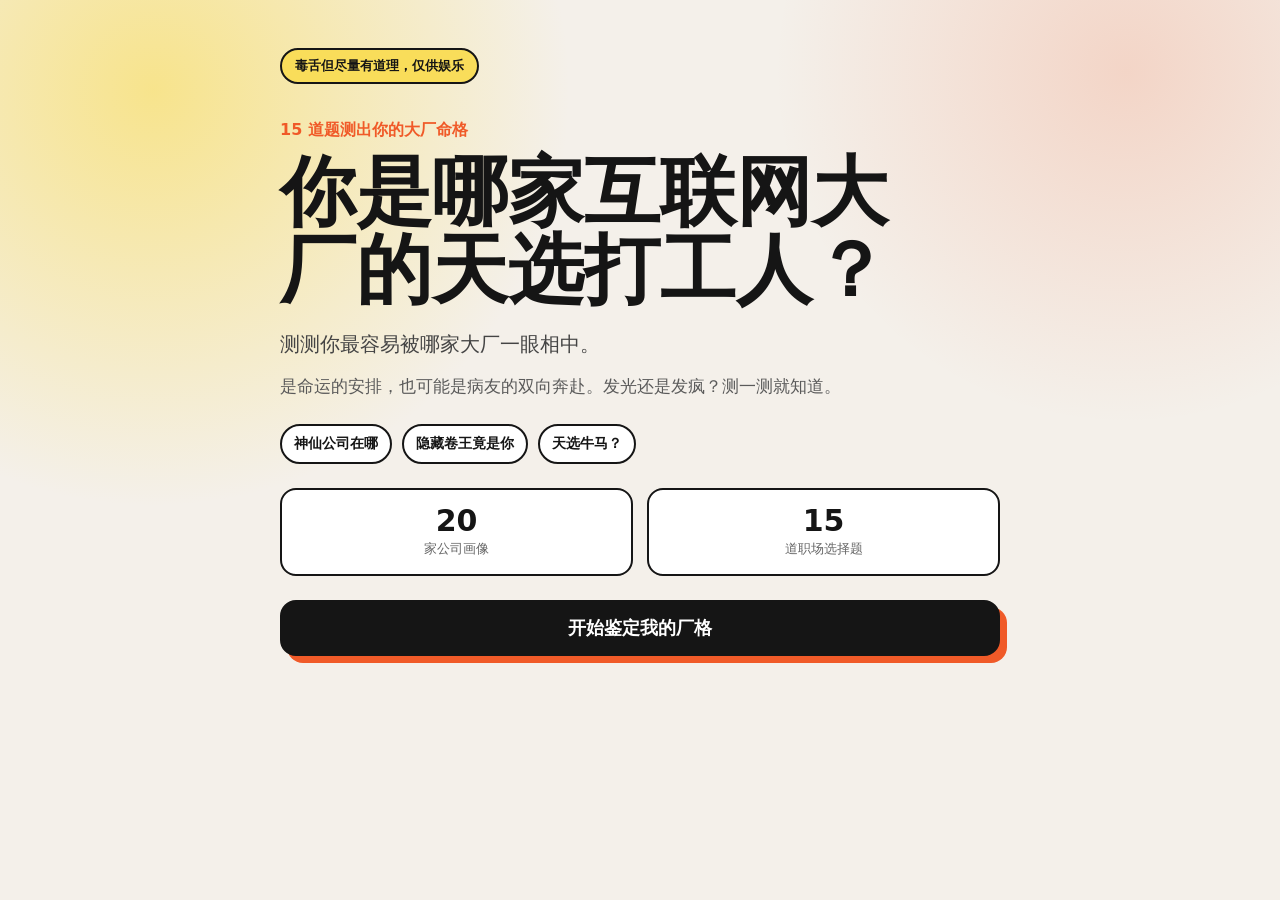
<file: web/index-v20260617-7.html>
<!doctype html>
<html lang="zh-CN">
  <head>
    <meta charset="utf-8">
    <meta name="viewport" content="width=device-width, initial-scale=1">
    <title>你是哪家互联网大厂的天选打工人？</title>
    <link rel="stylesheet" href="./styles.css?v=20260617-7">
    <link rel="stylesheet" href="./mobile-overrides-20260617-4.css">
    <style>
      .stats-grid { grid-template-columns: repeat(2, minmax(0, 1fr)); }
    </style>
  </head>
  <body>
    <main class="app-shell">
      <section class="screen screen-home is-active" id="home-screen">
        <div class="pill">毒舌但尽量有道理，仅供娱乐</div>
        <div class="hero">
          <p class="kicker">15 道题测出你的大厂命格</p>
          <h1>你是哪家互联网大厂的天选打工人？</h1>
          <p class="subtitle">测测你最容易被哪家大厂一眼相中。</p>
          <p class="subnote">是命运的安排，也可能是病友的双向奔赴。发光还是发疯？测一测就知道。</p>
        </div>
        <div class="hook-list" aria-label="测试看点">
          <span>神仙公司在哪</span>
          <span>隐藏卷王竟是你</span>
          <span>天选牛马？</span>
        </div>
        <div class="stats-grid" aria-label="测试信息">
          <div><strong>20</strong><span>家公司画像</span></div>
          <div><strong>15</strong><span>道职场选择题</span></div>
        </div>
        <button class="primary-action" id="start-button" type="button">开始鉴定我的厂格</button>
        <button class="secondary-action hidden" id="last-result-button" type="button">查看上次结果</button>
      </section>

      <section class="screen screen-quiz" id="quiz-screen">
        <div class="progress-meta">
          <span id="question-count"></span>
          <span id="progress-text"></span>
        </div>
        <div class="progress-bar"><div id="progress-fill"></div></div>
        <article class="card question-card">
          <h2 id="question-title"></h2>
          <p class="question-hint">没有完全合适也正常，选最接近你真实第一反应的那个。</p>
          <div class="options" id="options"></div>
        </article>
        <div class="quiz-actions">
          <button class="secondary-action" id="prev-button" type="button">上一题</button>
          <button class="primary-action" id="next-button" type="button">跳过自动等待</button>
        </div>
      </section>

      <section class="screen screen-result" id="result-screen">
        <div class="result-hero" id="result-hero">
          <div class="persona-copy">
            <span>我的厂格结果</span>
            <h2 id="persona-title"></h2>
            <p id="persona-subtitle"></p>
          </div>
          <div class="persona-sticker" id="persona-sticker" aria-hidden="true"></div>
        </div>

        <div class="match-grid result-duel">
          <article class="card company-card">
            <span class="section-label">天选公司</span>
            <h2 id="company-name"></h2>
            <p class="company-persona" id="company-persona"></p>
            <p class="folk-label" id="chosen-reason"></p>
          </article>
          <article class="card company-card warning-pick">
            <span class="section-label">避雷公司</span>
            <div class="warning-list">
              <div class="warning-item">
                <h2 id="warning-company-name"></h2>
                <p class="company-persona" id="warning-company-text"></p>
              </div>
              <div class="warning-item">
                <h2 id="warning-two-name"></h2>
                <p class="company-persona" id="warning-two-text"></p>
              </div>
            </div>
          </article>
        </div>

        <blockquote class="main-verdict hidden" id="roast"></blockquote>
        <article class="card deal-card hidden">
          <span class="section-label">这份工作划不划算</span>
          <p id="deal-text"></p>
        </article>

        <article class="card report-card">
          <div class="report-section">
            <span class="section-label">具体原因</span>
            <h3>欣赏你的地方</h3>
            <p id="liked-text"></p>
          </div>
          <div class="report-section">
            <span class="section-label">适合你的地方</span>
            <h3>你会喜欢的地方</h3>
            <p id="stay-text"></p>
          </div>
          <div class="report-section danger">
            <span class="section-label">提前说清</span>
            <h3>需要注意的地方</h3>
            <p id="tortured-text"></p>
          </div>
        </article>

        <div class="match-grid">
          <article class="card mini-card">
            <span>另外也适合你</span>
            <h3 id="alt-one-name"></h3>
            <p id="alt-one-text"></p>
          </article>
          <article class="card mini-card">
            <span>另外也适合你</span>
            <h3 id="alt-two-name"></h3>
            <p id="alt-two-text"></p>
          </article>
        </div>

        <p class="disclaimer">本测试基于公开口碑、大众印象和常见职场讨论创作；不同部门、岗位和老板差异很大，仅供娱乐参考，不代表真实招聘标准。</p>
        <button class="primary-action" id="image-button" type="button">生成可保存结果图</button>
        <div class="share-preview hidden" id="share-preview">
          <p>结果图已生成。手机上可以长按图片保存，电脑上可以点下载。</p>
          <img id="result-image" alt="测试结果图">
          <a class="download-link" id="download-link" download="大厂职场人格测试结果.png">下载结果图</a>
        </div>
        <button class="primary-action" id="restart-button" type="button">重新测试</button>
      </section>
    </main>

    <script src="../data/companies.js?v=20260617-7"></script>
    <script src="../data/company-overrides.js?v=20260617-5"></script>
    <script src="../data/questions.js?v=20260617-7"></script>
    <script src="../data/question-text-overrides-20260617-3.js"></script>
    <script src="./app.js?v=20260617-7"></script>
    <script src="./result-image-overrides-20260617-6.js"></script>
    <script src="./result-overrides-20260617-3.js"></script>
  </body>
</html>
</file>
<file: web/styles.css>
:root {
  color: #151515;
  background: #f4f0ea;
  font-family: Inter, ui-sans-serif, system-ui, -apple-system, BlinkMacSystemFont, "Helvetica Neue", Arial, sans-serif;
}

* {
  box-sizing: border-box;
}

body {
  min-height: 100vh;
  margin: 0;
  background:
    radial-gradient(circle at 12% 10%, rgba(249, 221, 90, 0.65), transparent 26rem),
    radial-gradient(circle at 88% 8%, rgba(240, 90, 40, 0.18), transparent 22rem),
    #f4f0ea;
}

button {
  font: inherit;
  cursor: pointer;
}

.app-shell {
  width: min(760px, 100%);
  min-height: 100vh;
  margin: 0 auto;
  padding: 48px 20px 64px;
}

.screen {
  display: none;
}

.screen.is-active {
  display: flex;
  flex-direction: column;
  gap: 24px;
}

.pill {
  width: fit-content;
  padding: 7px 13px;
  border: 2px solid #151515;
  border-radius: 999px;
  background: #f9dd5a;
  font-size: 13px;
  font-weight: 800;
}

.hero {
  padding-top: 12px;
}

.kicker {
  margin: 0 0 12px;
  color: #f05a28;
  font-size: 16px;
  font-weight: 900;
}

h1 {
  max-width: 680px;
  margin: 0;
  font-size: clamp(46px, 9vw, 76px);
  line-height: 1.02;
  letter-spacing: 0;
}

.subtitle {
  max-width: 620px;
  margin: 20px 0 0;
  color: #444;
  font-size: 20px;
  line-height: 1.65;
}

.subnote {
  max-width: 620px;
  margin: 12px 0 0;
  color: #5a5a5a;
  font-size: 17px;
  line-height: 1.6;
}

.hook-list {
  display: flex;
  flex-wrap: wrap;
  gap: 10px;
}

.hook-list span {
  padding: 9px 12px;
  border: 2px solid #151515;
  border-radius: 999px;
  background: #fff;
  font-size: 14px;
  font-weight: 900;
}

.card {
  border: 2px solid #151515;
  border-radius: 16px;
  background: #fffaf2;
  box-shadow: 8px 8px 0 rgba(21, 21, 21, 0.12);
}

.warning-copy {
  display: grid;
  gap: 10px;
  padding: 22px;
  font-size: 18px;
  line-height: 1.65;
}

.warning-copy strong {
  font-size: 21px;
}

.stats-grid,
.match-grid,
.quiz-actions {
  display: grid;
  grid-template-columns: repeat(3, 1fr);
  gap: 14px;
}

.stats-grid div {
  display: grid;
  gap: 4px;
  padding: 16px 10px;
  border: 2px solid #151515;
  border-radius: 16px;
  background: #fff;
  text-align: center;
}

.stats-grid strong {
  font-size: 30px;
  line-height: 1;
}

.stats-grid span {
  color: #666;
  font-size: 13px;
}

.primary-action,
.secondary-action {
  min-height: 56px;
  border: 2px solid #151515;
  border-radius: 16px;
  font-size: 18px;
  font-weight: 900;
}

.primary-action {
  color: #fff;
  background: #151515;
  box-shadow: 7px 7px 0 #f05a28;
}

.secondary-action {
  color: #151515;
  background: #fff;
}

.hidden {
  display: none;
}

.progress-meta {
  display: flex;
  justify-content: space-between;
  font-weight: 900;
}

.progress-bar {
  height: 14px;
  overflow: hidden;
  border: 2px solid #151515;
  border-radius: 999px;
  background: #fff;
}

#progress-fill {
  height: 100%;
  width: 10%;
  background: #f05a28;
  transition: width 180ms ease;
}

.question-card {
  padding: 26px;
}

.question-card h2 {
  margin: 0;
  font-size: clamp(26px, 5vw, 38px);
  line-height: 1.3;
}

.options {
  display: grid;
  gap: 14px;
  margin-top: 26px;
}

.option {
  display: grid;
  grid-template-columns: 38px 1fr;
  gap: 14px;
  align-items: start;
  width: 100%;
  padding: 17px;
  border: 2px solid #151515;
  border-radius: 14px;
  background: #fff;
  color: #151515;
  text-align: left;
}

.option.is-selected {
  background: #f9dd5a;
  box-shadow: 5px 5px 0 #151515;
}

.option-letter {
  display: grid;
  width: 34px;
  height: 34px;
  place-items: center;
  border: 2px solid #151515;
  border-radius: 50%;
  background: #fff;
  font-weight: 900;
}

.option-text {
  font-size: 17px;
  line-height: 1.55;
}

.quiz-actions {
  grid-template-columns: 1fr 1fr;
}

#next-button {
  opacity: 0.65;
}

.result-hero {
  display: grid;
  grid-template-columns: 1fr auto;
  align-items: center;
  gap: 12px;
  padding: 28px;
  border: 2px solid #151515;
  border-radius: 20px;
  color: #fff;
  box-shadow: 8px 8px 0 #151515;
}

.persona-copy {
  display: grid;
  gap: 12px;
}

.persona-sticker {
  display: grid;
  width: 118px;
  height: 118px;
  flex: 0 0 auto;
  place-items: center;
  border: 2px solid #151515;
  border-radius: 24px;
  background: #fffaf2;
  box-shadow: 6px 6px 0 rgba(21, 21, 21, 0.18);
  transform: rotate(3deg);
}

.persona-sticker svg {
  width: 92px;
  height: 92px;
}

.persona-sticker .s-fill {
  fill: #f9dd5a;
  stroke: #151515;
  stroke-width: 4;
}

.persona-sticker .s-face {
  fill: #fffaf2;
  stroke: #151515;
  stroke-width: 4;
}

.persona-sticker .s-line {
  fill: none;
  stroke: #151515;
  stroke-width: 5;
  stroke-linecap: round;
  stroke-linejoin: round;
}

.result-hero span,
.section-label,
.mini-card span {
  font-size: 13px;
  font-weight: 900;
  opacity: 0.82;
}

.result-hero h2,
.company-card h2 {
  margin: 0;
  font-size: clamp(40px, 8vw, 64px);
  line-height: 1.08;
}

.result-hero p,
.company-card p {
  margin: 0;
}

.company-card,
.deal-card,
.detail-card,
.mini-card,
.warning-company,
.verdict-card {
  display: grid;
  gap: 12px;
  padding: 22px;
}

.company-persona {
  color: #444;
  font-size: 20px;
  font-weight: 900;
  line-height: 1.45;
}

.folk-label {
  width: fit-content;
  padding: 10px 13px;
  border: 2px solid #151515;
  border-radius: 999px;
  background: #fff;
  font-size: 14px;
  font-weight: 900;
  line-height: 1.45;
}

blockquote {
  margin: 0;
  padding: 18px;
  border: 2px solid #151515;
  border-radius: 14px;
  background: #f9dd5a;
  font-size: 22px;
  font-weight: 900;
  line-height: 1.5;
}

.main-verdict {
  display: block;
}

.warning-pick {
  background: #fff2f2;
}

.deal-card {
  background: #151515;
  color: #fff;
}

.deal-card .section-label {
  color: #f9dd5a;
  opacity: 1;
}

.deal-card p {
  margin: 0;
  font-size: 22px;
  font-weight: 900;
  line-height: 1.55;
}

.verdict-card {
  gap: 0;
  overflow: hidden;
  padding: 0;
}

.verdict-card div {
  display: grid;
  gap: 8px;
  padding: 18px 22px;
  border-bottom: 2px solid rgba(21, 21, 21, 0.12);
}

.verdict-card div:last-child {
  border-bottom: 0;
}

.verdict-card .danger {
  background: #fff2f2;
}

.verdict-card p {
  margin: 0;
  font-size: 19px;
  font-weight: 900;
  line-height: 1.55;
}

.report-card {
  display: grid;
  gap: 0;
  overflow: hidden;
  padding: 0;
}

.report-section {
  display: grid;
  gap: 8px;
  padding: 22px;
  border-bottom: 2px solid rgba(21, 21, 21, 0.12);
}

.report-section:last-child {
  border-bottom: 0;
}

.report-section.danger {
  background: #fff2f2;
}

.report-section h3,
.mini-card h3 {
  margin: 0;
  font-size: 22px;
}

.report-section p,
.mini-card p,
.warning-company p {
  margin: 0;
  color: #3f3f3f;
  font-size: 17px;
  line-height: 1.65;
}

.match-grid {
  grid-template-columns: 1fr 1fr;
}

.warning-company {
  background: #fff2f2;
}

.disclaimer {
  margin: 0;
  color: #666;
  font-size: 14px;
  line-height: 1.6;
}

.share-preview {
  display: grid;
  gap: 12px;
  padding: 16px;
  border: 2px solid #151515;
  border-radius: 16px;
  background: #fff;
}

.share-preview p {
  margin: 0;
  color: #444;
  font-size: 15px;
  line-height: 1.5;
}

.share-preview img {
  width: 100%;
  border: 2px solid #151515;
  border-radius: 12px;
  background: #f4f0ea;
}

.download-link {
  display: grid;
  min-height: 46px;
  place-items: center;
  border: 2px solid #151515;
  border-radius: 12px;
  color: #151515;
  background: #f9dd5a;
  font-weight: 900;
  text-decoration: none;
}

@media (max-width: 560px) {
  .app-shell {
    padding: 24px 14px 44px;
  }

  .screen.is-active {
    gap: 18px;
  }

  h1 {
    font-size: 44px;
    line-height: 1.05;
  }

  .subtitle {
    margin-top: 16px;
    font-size: 18px;
    line-height: 1.58;
  }

  .subnote {
    font-size: 16px;
    line-height: 1.55;
  }

  .stats-grid,
  .match-grid {
    grid-template-columns: 1fr;
  }

  .warning-copy,
  .company-card,
  .deal-card,
  .mini-card,
  .warning-company {
    padding: 18px;
  }

  .question-card {
    padding: 20px;
  }

  .question-card h2 {
    font-size: 27px;
  }

  .option {
    padding: 14px;
    gap: 12px;
  }

  .option-text {
    font-size: 16px;
    line-height: 1.5;
  }

  .result-hero {
    grid-template-columns: 1fr;
    padding: 22px;
  }

  .persona-sticker {
    width: 96px;
    height: 96px;
    border-radius: 20px;
    transform: rotate(-2deg);
  }

  .persona-sticker svg {
    width: 76px;
    height: 76px;
  }

  .result-hero h2,
  .company-card h2 {
    font-size: 42px;
  }

  blockquote {
    padding: 16px;
    font-size: 20px;
  }

  .report-section {
    padding: 18px;
  }

  .verdict-card p {
    font-size: 18px;
  }
}
</file>
<file: web/mobile-overrides-20260617-3.css>
.question-hint{margin:12px 0 0;color:#666;font-size:15px;font-weight:800;line-height:1.55}.warning-list{display:grid;gap:16px}.warning-item{display:grid;gap:8px}.warning-item+.warning-item{padding-top:16px;border-top:2px solid rgba(21,21,21,.14)}.warning-item h2{margin:0;font-size:clamp(32px,7vw,52px);line-height:1.08}.main-verdict.hidden,.deal-card.hidden{display:none!important}@media(max-width:560px){.app-shell{padding:20px 12px 40px}.screen.is-active{gap:14px}h1{font-size:40px;line-height:1.05}.subtitle{margin-top:14px;font-size:17px;line-height:1.5}.subnote{font-size:15px;line-height:1.5}.pill,.hook-list span{border-width:1.5px;font-size:12px}.stats-grid{gap:8px}.stats-grid div{padding:12px 8px;border-width:1.5px;border-radius:12px}.stats-grid strong{font-size:24px}.warning-copy,.company-card,.deal-card,.mini-card,.warning-company{padding:15px}.question-card{padding:17px}.question-card h2{font-size:24px;line-height:1.28}.question-hint{margin-top:10px;font-size:14px}.option{grid-template-columns:32px 1fr;padding:12px;gap:10px;border-radius:12px}.option-letter{width:30px;height:30px;border-width:1.5px;font-size:13px}.option-text{font-size:15px;line-height:1.45}.result-hero{grid-template-columns:1fr;gap:10px;padding:16px;border-radius:16px;box-shadow:5px 5px 0 #151515}.persona-copy{gap:8px}.persona-sticker{width:76px;height:76px;border-radius:16px;transform:rotate(-2deg)}.persona-sticker svg{width:58px;height:58px}.result-hero h2,.company-card h2{font-size:34px}.result-hero p,.company-persona,.report-section p,.mini-card p{font-size:15px;line-height:1.55}.folk-label{padding:8px 10px;border-width:1.5px;font-size:13px;border-radius:12px}.card{border-width:1.5px;border-radius:13px;box-shadow:5px 5px 0 rgba(21,21,21,.1)}.warning-list{gap:12px}.warning-item+.warning-item{padding-top:12px}.warning-item h2{font-size:30px}.report-section{padding:15px}.report-section h3,.mini-card h3{font-size:19px}}
</file>
<file: web/mobile-overrides-20260617-4.css>
.question-hint{margin:12px 0 0;color:#666;font-size:15px;font-weight:800;line-height:1.55}.warning-list{display:grid;gap:16px}.warning-item{display:grid;gap:8px}.warning-item+.warning-item{padding-top:16px;border-top:2px solid rgba(21,21,21,.14)}.warning-item h2{margin:0;font-size:clamp(32px,7vw,52px);line-height:1.08}.main-verdict.hidden,.deal-card.hidden{display:none!important}@media(max-width:560px){.app-shell{padding:18px 12px 36px}.screen.is-active{gap:12px}h1{font-size:38px;line-height:1.04}.subtitle{margin-top:12px;font-size:16px;line-height:1.45}.subnote{margin-top:8px;font-size:14px;line-height:1.45}.pill,.hook-list span{border-width:1.5px;font-size:12px}.hook-list{gap:7px}.stats-grid{grid-template-columns:repeat(3,minmax(0,1fr));gap:7px}.stats-grid div{padding:9px 5px;border-width:1.5px;border-radius:11px}.stats-grid strong{font-size:22px}.stats-grid span{font-size:11px}.match-grid{grid-template-columns:1fr}.warning-copy,.company-card,.deal-card,.mini-card,.warning-company{padding:13px}.question-card{padding:16px}.question-card h2{font-size:23px;line-height:1.26}.question-hint{margin-top:8px;font-size:13px}.options{gap:10px;margin-top:18px}.option{grid-template-columns:30px 1fr;padding:11px;gap:9px;border-radius:11px}.option-letter{width:28px;height:28px;border-width:1.5px;font-size:12px}.option-text{font-size:15px;line-height:1.42}.result-hero{grid-template-columns:1fr;gap:8px;padding:14px;border-radius:15px;box-shadow:5px 5px 0 #151515}.persona-copy{gap:6px}.persona-sticker{width:68px;height:68px;border-radius:15px;transform:rotate(-2deg)}.persona-sticker svg{width:52px;height:52px}.result-hero h2,.company-card h2{font-size:31px}.result-hero p,.company-persona,.report-section p,.mini-card p{font-size:14px;line-height:1.48}.folk-label{padding:7px 9px;border-width:1.5px;font-size:12px;border-radius:11px}.card{border-width:1.5px;border-radius:12px;box-shadow:4px 4px 0 rgba(21,21,21,.1)}.warning-list{gap:10px}.warning-item{gap:5px}.warning-item+.warning-item{padding-top:10px}.warning-item h2{font-size:28px}.report-section{gap:5px;padding:13px}.report-section h3,.mini-card h3{font-size:18px}.disclaimer{font-size:12px;line-height:1.45}.primary-action,.secondary-action{min-height:50px;font-size:16px;border-radius:13px}.share-preview{padding:12px}}
</file>
